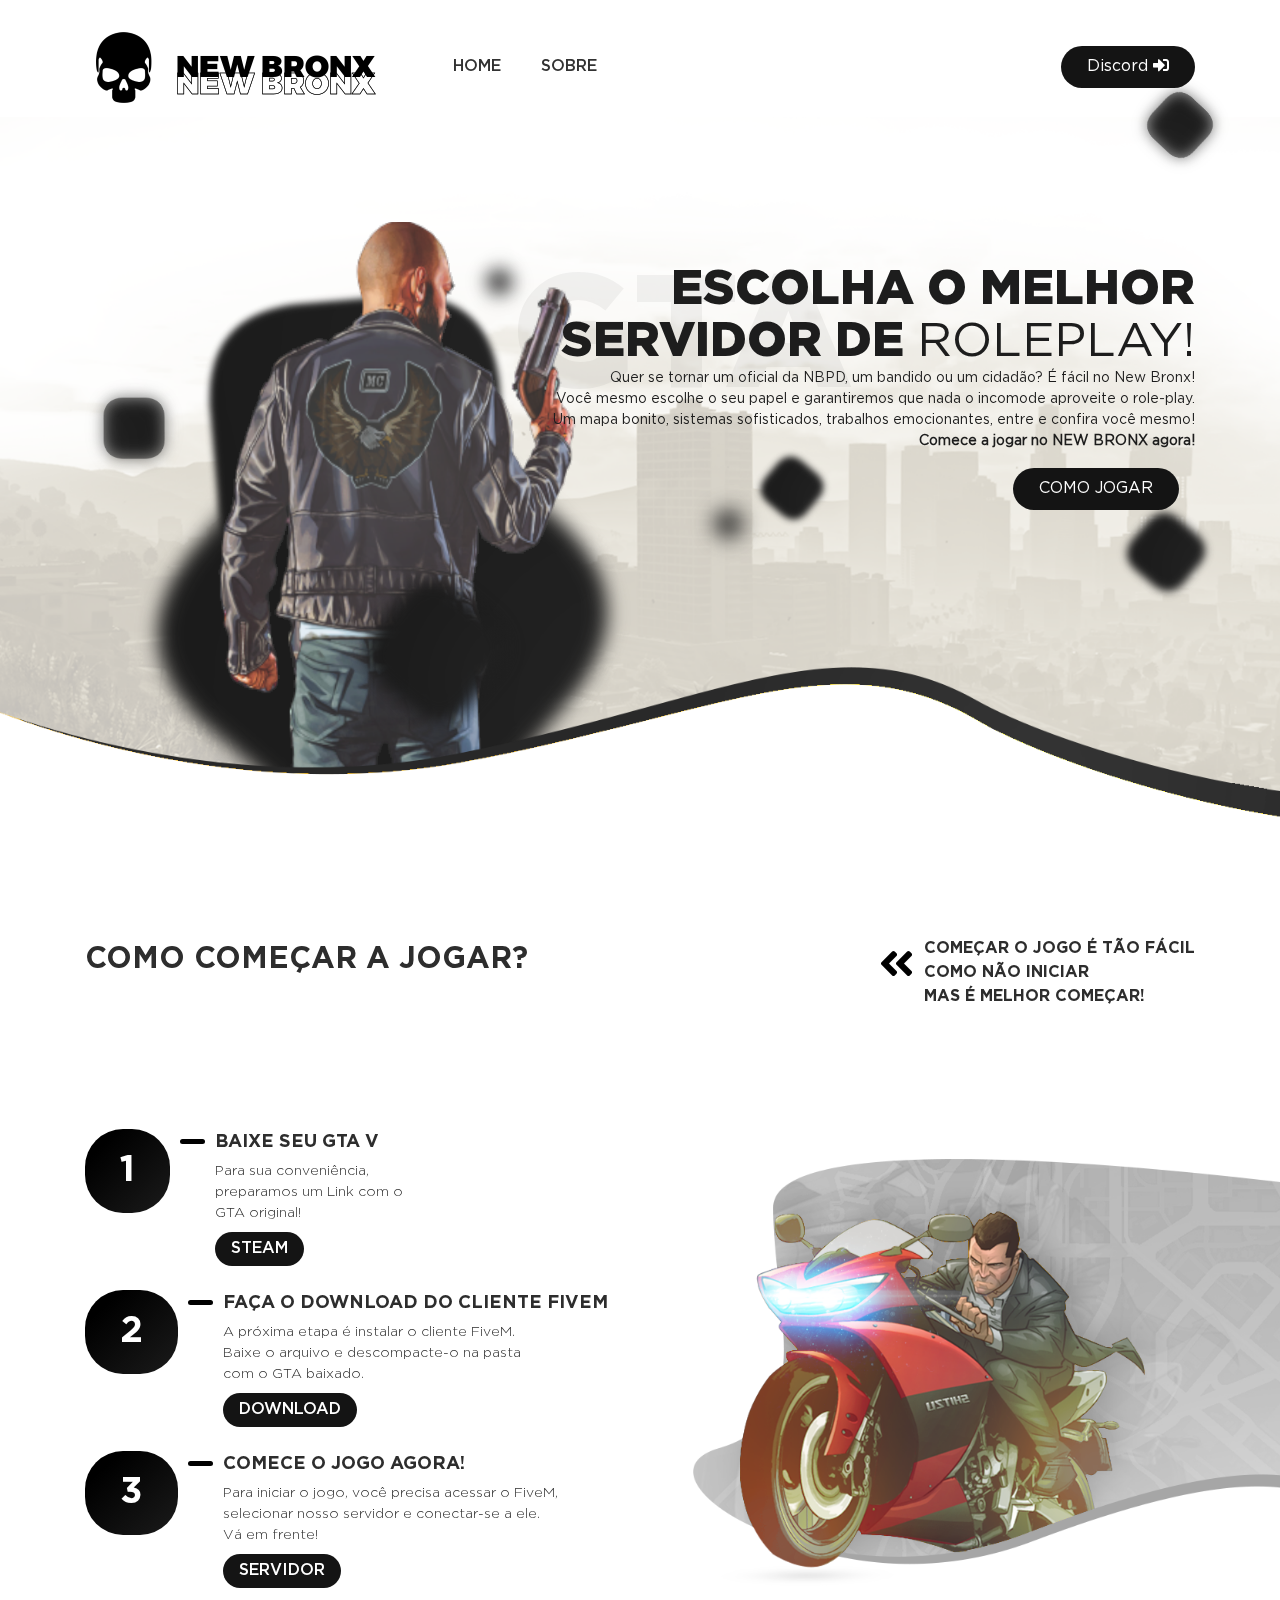
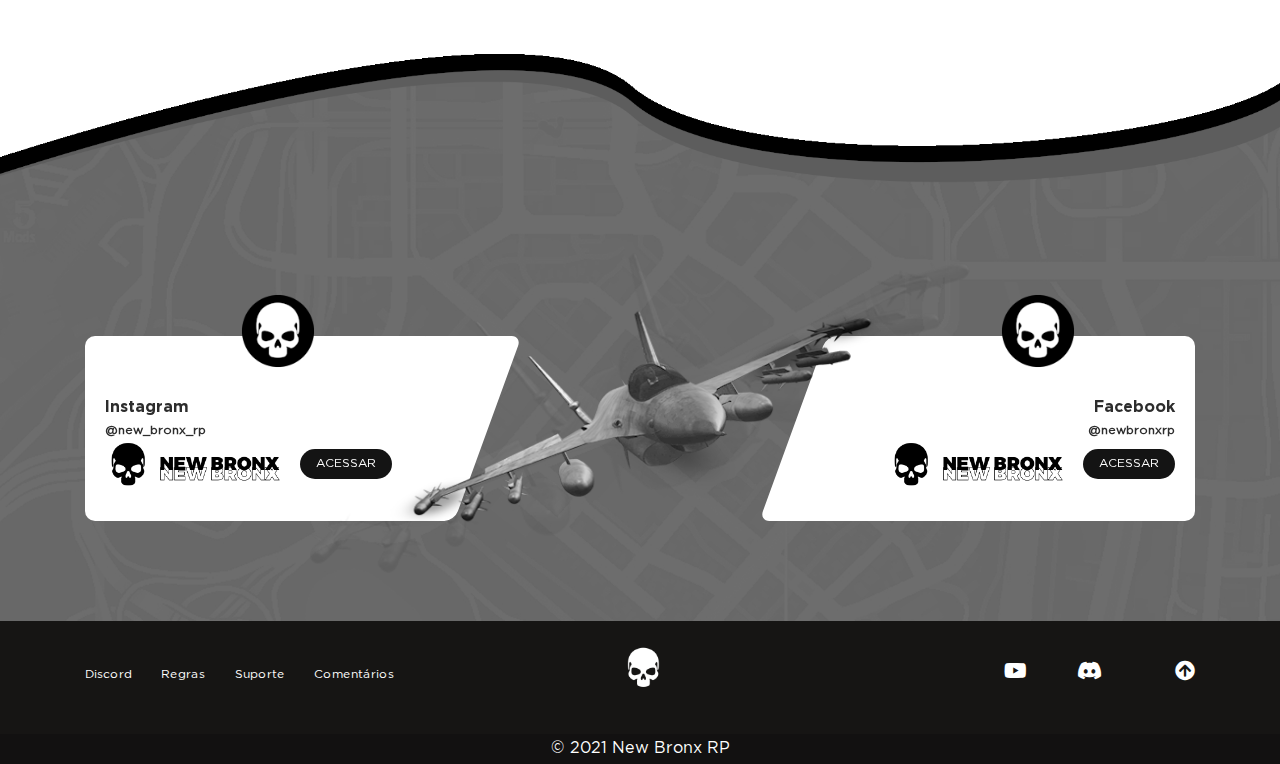
<file: index.html>
﻿
<!doctype html>
<html>
<head>
    <meta http-equiv="content-type" content="text/html; charset=utf-8">
    <meta name="viewport" content="width=device-width, initial-scale=1.0">
    <meta name="verification" content="75e3062c53cbcb232100c8eb2ed121">	<title>New Bronx - Website</title>
	<link href="templates\production\favicon.ico" rel="shortcut icon" type="image/vnd.microsoft.icon">
	<link href="templates\production\css\bootstrap.min.css" rel="stylesheet" as="style" onload="this.rel='stylesheet'">
	<link href="templates\production\css\fonts.css" rel="stylesheet" as="style" onload="this.rel='stylesheet'">
	<link href="templates\production\css\animate.css" rel="stylesheet" as="style" onload="this.rel='stylesheet'">
	<link href="templates\production\css\jquery.fancybox.min.css" rel="stylesheet" as="style" onload="this.rel='stylesheet'">
	<link href="templates\production\css\main.css?r=3" rel="stylesheet" as="style" onload="this.rel='stylesheet'">
	<link href="https://use.fontawesome.com/releases/v5.7.2/css/all.css" rel="stylesheet" as="style" onload="this.rel='stylesheet'">
	<script src="templates\production\js\jquery-3.3.1.min.js" type="text/javascript"></script>
	<script src="templates\production\js\popper.min.js" type="text/javascript" async=""></script>
	<script src="templates\production\js\bootstrap.min.js" type="text/javascript" async=""></script>
	<script src="templates\production\js\paroller.min.js" type="text/javascript" async=""></script>
	<script src="templates\production\js\jquery.fancybox.min.js" type="text/javascript" async=""></script>
	<script src="templates\production\js\main.js" type="text/javascript" async=""></script>
    <script async="" src="https://www.googletagmanager.com/gtag/js?id=UA-58652497-3"></script>
    <script>
        window.dataLayer = window.dataLayer || [];
        function gtag(){dataLayer.push(arguments);}
        gtag('js', new Date());
        gtag('config', 'UA-58652497-3');
    </script>
    <script type="text/javascript">
        (function(m,e,t,r,i,k,a){m[i]=m[i]||function(){(m[i].a=m[i].a||[]).push(arguments)};
        m[i].l=1*new Date();k=e.createElement(t),a=e.getElementsByTagName(t)[0],k.async=1,k.src=r,a.parentNode.insertBefore(k,a)})
        (window, document, "script", "https://mc.yandex.ru/metrika/tag.js", "ym");

        ym(52975645, "init", {
                clickmap:true,
                trackLinks:true,
                accurateTrackBounce:true,
                webvisor:true
        });
    </script>
    <meta http-equiv="X-UA-Compatible" content="IE=Edge">

</head>
<body>
 
<a id="upToTopButton" title="Вверх"><i id="upToTopArrow" class="fas fa-arrow-up"></i></a>
<nav class="navbar navbar-static-top navbar-expand-lg mt-md-3">
        <div class="container">
            <a class="navbar-brand" href="index.html">
                <img src="templates\production\images\logo.png">
            </a>
            <button class="navbar-toggler" type="button" data-toggle="collapse" data-target="#navbarMenu" aria-controls="navbarMenu" aria-expanded="false" aria-label="Toggle navigation"></button>
            <div class="collapse navbar-collapse" id="navbarMenu">
                <ul class="navbar-nav mr-auto">
                    <li class="nav-item header-item"><a class="header-link" href="index.html">HOME</a></li>
                   
                    <li class="nav-item header-item"><a class="header-link" href="about.html">SOBRE</a></li>
                  
                                    </ul>
                                    <div class="ml-auto">
                        <a class="btn btn_orange" href="https://discord.gg/kjretXFcgb">Discord <i class="fas fa-sign-in-alt"></i></a> 
            </div>
        </div>
    </nav>
    
    <!-- Content -->

                <div class="index-bg-container">
                <div class="index__header__bg">
                    <div class="d-none d-lg-block index__header__slide__bg">
                    <div class="d-none d-lg-block index__header__slide__image"><img class="animated wow pulse" src="templates\production\images\index_img.png"></div>
                    <div data-paroller-factor="-0.25" class="index__fly fly__full fly__1"></div>
                    <div class="index__fly fly__blurmini fly__2"></div>
                </div>
                <div data-paroller-factor="-0.3" class="index__fly fly__full__tr fly__3"></div>
                <div data-paroller-factor="-0.17" class="index__fly fly__blurmini fly__4"></div>
                <div data-paroller-factor="-0.2" class="index__fly fly__blur fly__5"></div>
                <div data-paroller-factor="0.2" class="index__fly fly__blur fly__6"></div>
                <div data-paroller-factor="0.2" class="index__fly fly__blur fly__7"></div>
            </div>
            <div class="container index__header__container">
                <div class="text-right">
                    <div class="text-upper index__header_title mt-5">Escolha o melhor</div>
                    <div class="text-upper index__header_title_text"><span class="index__header_title">Servidor  de </span> ROLEPLAY!</div>
                    <div class="index__heder__desc">Quer se tornar um oficial da NBPD, um bandido ou um cidadão? É fácil no New Bronx!</div>
                    <div class="index__heder__desc">Você mesmo escolhe o seu papel e garantiremos que nada o incomode aproveite o role-play.<br> Um mapa bonito, sistemas sofisticados, trabalhos emocionantes, entre e confira você mesmo!</div>
                    <div class="index__heder__desc"><b>Comece a jogar no NEW BRONX agora!</b></div>
                    <div class="mt-3">
                        <a class="btn btn_orange text-upper scroll_to mr-0 mr-sm-3" href="#startPlayBlock">Como Jogar</a>
                    </div>
                </div>
            </div>
            </div>
           
        
    <div class="item-page" itemscope="" itemtype="https://schema.org/Article">
	<meta itemprop="inLanguage" content="pt-BR">
	
		
						
		
	
	
		
									<div itemprop="articleBody">
		<div class="index__hsp__text__container">
<div class="container">
<div class="row">
<div class="col-12 d-flex">
<div class="index__hsp__title__container">
<div class="index__hsp__title__text">Como começar a jogar?</div>
<div class="index__hsp__title__shadow d-none d-sm-inline-block"></div>
</div>
<div class="ml-auto index__hsp__desc d-flex">
<div class="index__hsp__ico"><i class="fas fa-angle-double-left"></i></div>
<div>
<div>Começar o jogo é tão fácil</div>
<div>Como não iniciar</div>
<div>Mas é melhor começar!</div>
</div>
</div>
</div>
</div>
</div>
</div>
<div id="startPlayBlock" class="index__hsp__container mb-5">
<div class="animated wow bounceInRight index__hsp__img"> </div>
<div class="container">
<div class="row">
<div class="col-12">
<div class="index__hsp__block__container">
<div class="index__hsp__block__number"><span class="__span">1</span></div>
<div class="index__hsp__block__line"> </div>
<div class="index__hsp__block__desc__container">
<div class="index__hsp__block__desc__title">Baixe seu GTA V</div>
<div class="index__hsp__block__desc__text">Para sua conveniência, preparamos um Link com o GTA original!</div>
<div class="btn_block mt-2"><a class="btn btn_slim btn_orange btn_text_medium"    href="https://store.steampowered.com/app/271590/Grand_Theft_Auto_V/?l=ingles" target="_blank" rel="noopener noreferrer">Steam</a></div>
</div>
</div>
</div>
<div class="col-12 mt-4">
<div class="index__hsp__block__container">
<div class="index__hsp__block__number"><span class="__span">2</span></div>
<div class="index__hsp__block__line"> </div>
<div class="index__hsp__block__desc__container">
<div class="index__hsp__block__desc__title">Faça o download do cliente FiveM</div>
<div class="index__hsp__block__desc__text">A próxima etapa é instalar o cliente FiveM. Baixe o arquivo e descompacte-o na pasta com o GTA baixado.</div>
<div class="btn_block mt-2"><a class="btn btn_slim btn_orange btn_text_medium" href="https://fivem.net/"  target="_blank"  >Download</a></div>
</div>
</div>
</div>
<div class="col-12 mt-4">
<div class="index__hsp__block__container">
<div class="index__hsp__block__number"><span class="__span">3</span></div>
<div class="index__hsp__block__line"> </div>
<div class="index__hsp__block__desc__container">
<div class="index__hsp__block__desc__title">Comece o jogo agora!</div>
<div class="index__hsp__block__desc__text">Para iniciar o jogo, você precisa acessar o FiveM, selecionar nosso servidor e conectar-se a ele. Vá em frente!</div>
<div class="btn_block mt-2"><a class="btn btn_slim btn_orange btn_text_medium" href="#" data-toggle="modal" data-target="#serverListModal">Servidor</a> 
</div>
</div>
</div>
</div>
</div>
</div>	</div>

	
							</div>


                <div class="modal fade" id="serverListModal">
                <div class="modal-dialog modal-lg">
                    <div class="modal-content modal-serverlist">
                        <div class="modal-body">
                            <div class="serverlist__container">
                                <div class="serverlist__item">
                                    <div class="serverlist__shadownumber"></div>
                                        <div class="serverlist__item__wrapper">
                                            <div class="serverlist__server__header">Servidor</div>
                                            <div class="serverlist__server__data">Endereço IP:</div>
                                            <div class="serverlist__server__value">connect cfx.re/join/kgpdj7</div>
                                            </div>
                                        </div>
                                    </div>
                                </div>
                            </div>
                        </div>
                    </div>
                </div>
            
        
    <!-- End content.-->

    <!-- Social. -->

    <div class="social__container">
        <div class="container">
            <div class="social__content">
                <div class="row social__row">
                    <div class="col-12 col-sm-6 col-md-5 col-lg-4">
                        <div class="social__block border_top-bottom-right">
                            <div class="social__header">
                                <img class="social__header__image" src="templates\production\images\social_header.png">
                            </div>
                            <div class="social__block__content">
                                <div class="text-left social__text_header">Instagram</div>
                                <div class="text-left social__text_desc">@new_bronx_rp</div>
                                <div class="social__footer__block">
                                    <div class="social__people"></div>
                                    <a href="https://www.instagram.com/new_bronx_rp/" target="_blank" class="btn btn_social btn_orange text-upper">ACESSAR</a>
                                </div>
                            </div>
                        </div>
                    </div>
                    <div class="col-12 col-sm-6 offset-md-2 col-md-5 offset-lg-4 col-lg-4">
                        <div class="social__block border_bottom-top-left">
                            <div class="social__header">
                                <img class="social__header__image" src="templates\production\images\social_header.png">
                            </div>
                            <div class="social__block__content">
                                <div class="text-right social__text_header">Facebook</div>
                                <div class="text-right social__text_desc">@newbronxrp</div>
                                <div class="social__footer__block right">
                                    <div class="social__people"></div>
                                    <a href="https://www.facebook.com/newbronxrp/" target="_blank" class="btn btn_social btn_orange text-upper">ACESSAR</a>
                                </div>
                            </div>
                        </div>
                    </div>
                </div>
            </div>
        </div>
    </div>

    <!-- End social. -->

    <!-- Footer. -->

    <footer>
        <div class="footer__container container">
            <div class="row align-items-center">
                <div class="col-12 col-md-4 text-center text-md-left">
                    <a href="https://discord.gg/kjretXFcgb" target="_blank"  class="footer-link">Discord</a>
                    <a href="https://discord.gg/kjretXFcgb" target="_blank" class="footer-link">Regras</a>
                    <a href="https://discord.gg/kjretXFcgb" target="_blank" class="footer-link">Suporte</a>
                    <a href="https://discord.gg/kjretXFcgb" target="_blank" class="footer-link">Comentários</a>
                </div>
                <div class="col-12 mt-2 mt-md-0 mb-2 mb-mt-0 col-md-4 d-flex justify-content-center">
                    <img class="footer__logo" src="templates\production\images\footer_logo.png">
                </div>
                <div class="col-12 col-md-4 text-center text-md-right">
               
                    <a href="https://www.youtube.com/c/NineLitz/videos" target="_blank" class="footer-link footer-link-ico"><i class="fab fa-youtube"></i></a>
                    <a href="https://discord.gg/kjretXFcgb" target="_blank" class="footer-link footer-link-ico"><i class="fab fa-discord"></i></a>
                    <a class="footer-link footer-link-ico ml-4 up_button"><i class="up_button_ico fas fa-arrow-circle-up"></i></a>
                </div>
                <div class="col-12 text-center">
                    <ul class="footer-muted-link-block">
                    
                    </ul>
                </div>
            </div>
        </div>
        <div class="footer__copyright__container">© 2021 New Bronx RP</div>
    </footer>

  
</body>
</html>
</file>
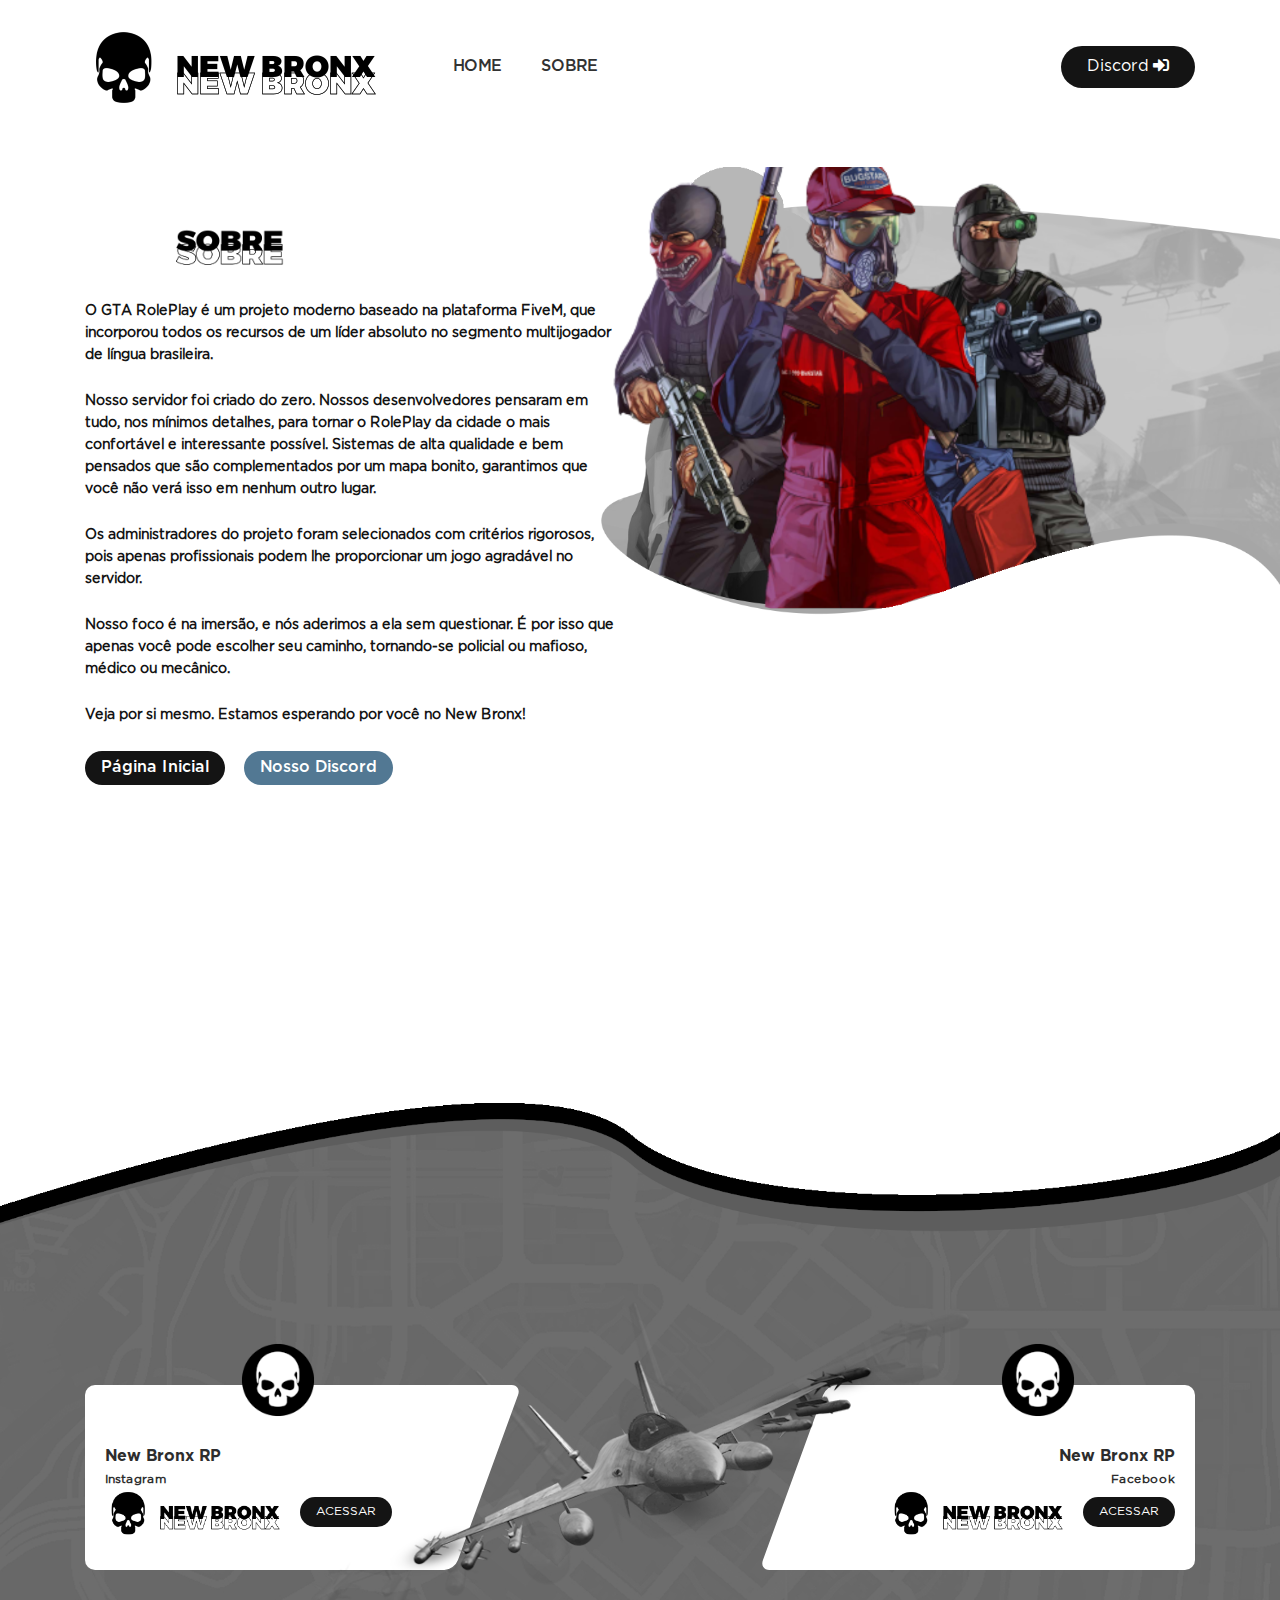
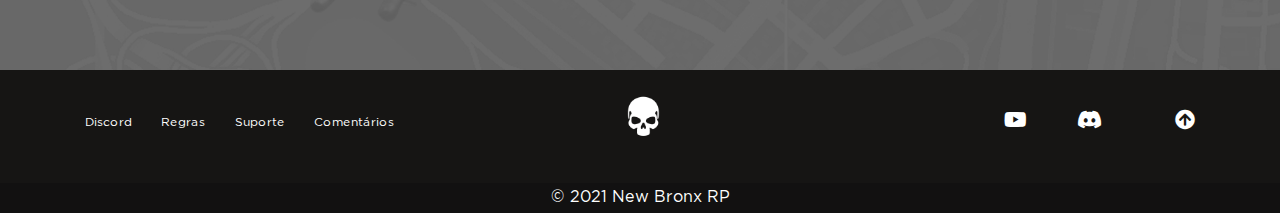
<file: about.html>
﻿
<!doctype html>
<html>
<head>
    <meta http-equiv="content-type" content="text/html; charset=utf-8">
    <meta name="viewport" content="width=device-width, initial-scale=1.0">
    	<title>New Bronx - Website</title>
	<link href="templates\production\favicon.ico" rel="shortcut icon" type="image/vnd.microsoft.icon">
	<link href="templates\production\css\bootstrap.min.css" rel="stylesheet" as="style" onload="this.rel='stylesheet'">
	<link href="templates\production\css\fonts.css" rel="stylesheet" as="style" onload="this.rel='stylesheet'">
	<link href="templates\production\css\animate.css" rel="stylesheet" as="style" onload="this.rel='stylesheet'">
	<link href="templates\production\css\jquery.fancybox.min.css" rel="stylesheet" as="style" onload="this.rel='stylesheet'">
	<link href="templates\production\css\main.css?r=3" rel="stylesheet" as="style" onload="this.rel='stylesheet'">
	<link href="https://use.fontawesome.com/releases/v5.7.2/css/all.css" rel="stylesheet" as="style" onload="this.rel='stylesheet'">
	<script src="templates\production\js\jquery-3.3.1.min.js" type="text/javascript"></script>
	<script src="templates\production\js\popper.min.js" type="text/javascript" async=""></script>
	<script src="templates\production\js\bootstrap.min.js" type="text/javascript" async=""></script>
	<script src="templates\production\js\paroller.min.js" type="text/javascript" async=""></script>
	<script src="templates\production\js\jquery.fancybox.min.js" type="text/javascript" async=""></script>
	<script src="templates\production\js\main.js" type="text/javascript" async=""></script>
    <script async="" src="https://www.googletagmanager.com/gtag/js?id=UA-58652497-3"></script>
    <script>
        window.dataLayer = window.dataLayer || [];
        function gtag(){dataLayer.push(arguments);}
        gtag('js', new Date());
        gtag('config', 'UA-58652497-3');
    </script>
    <script type="text/javascript">
        (function(m,e,t,r,i,k,a){m[i]=m[i]||function(){(m[i].a=m[i].a||[]).push(arguments)};
        m[i].l=1*new Date();k=e.createElement(t),a=e.getElementsByTagName(t)[0],k.async=1,k.src=r,a.parentNode.insertBefore(k,a)})
        (window, document, "script", "https://mc.yandex.ru/metrika/tag.js", "ym");

        ym(52975645, "init", {
                clickmap:true,
                trackLinks:true,
                accurateTrackBounce:true,
                webvisor:true
        });
    </script>
    <meta http-equiv="X-UA-Compatible" content="IE=Edge">
 
</head>
<body>
<noscript><div><img src="https://mc.yandex.ru/watch/52975645" style="position:absolute; left:-9999px;" alt=""></div></noscript>
<a id="upToTopButton" title="Вверх"><i id="upToTopArrow" class="fas fa-arrow-up"></i></a>
<nav class="navbar navbar-static-top navbar-expand-lg mt-md-3">
        <div class="container">
            <a class="navbar-brand" href="index.html">
                <img src="templates\production\images\logo.png">
            </a>
            <button class="navbar-toggler" type="button" data-toggle="collapse" data-target="#navbarMenu" aria-controls="navbarMenu" aria-expanded="false" aria-label="Toggle navigation"></button>
            <div class="collapse navbar-collapse" id="navbarMenu">
                <ul class="navbar-nav mr-auto">
                    <li class="nav-item header-item"><a class="header-link" href="index.html">HOME</a></li>
                   
                    <li class="nav-item header-item"><a class="header-link" href="about.html">SOBRE</a></li>
         
                                    </ul>
                                    <div class="ml-auto">
                        <a class="btn btn_orange" href="https://discord.gg/kjretXFcgb">Discord <i class="fas fa-sign-in-alt"></i></a> 
            </div>
        </div>
    </nav>
    
 

    
    <div class="item-page" itemscope="" itemtype="https://schema.org/Article">
	<meta itemprop="inLanguage" content="pt-BR">
	
		
						
		
	
	
		
									<div itemprop="articleBody">
		<div class="about__container">
<div class="animated wow bounceInRight about__img"></div>
<div class="container">
<div class="row">
<div class="col-12"><img class="about__logo" src="templates\production\images\sobre2.png"></div>
</div>
<div class="row mt-4">
<div class="col-12 col-sm-8 col-md-6">
<div class="about__text">O GTA RolePlay é um projeto moderno baseado na plataforma FiveM, que incorporou todos os recursos de um líder absoluto no segmento multijogador de língua brasileira.</div>
<div class="about__text mt-4">Nosso servidor foi criado do zero. Nossos desenvolvedores pensaram em tudo, nos mínimos detalhes, para tornar o RolePlay da cidade o mais confortável e interessante possível. Sistemas de alta qualidade e bem pensados que são complementados por um mapa bonito, garantimos que você não verá isso em nenhum outro lugar.</div>
<div class="about__text mt-4">Os administradores do projeto foram selecionados com critérios rigorosos, pois apenas profissionais podem lhe proporcionar um jogo agradável no servidor.</div>
<div class="about__text mt-4">Nosso foco é na imersão, e nós aderimos a ela sem questionar. É por isso que apenas você pode escolher seu caminho, tornando-se policial ou mafioso, médico ou mecânico.</div>
<div class="about__text mt-4">Veja por si mesmo. Estamos esperando por você no New Bronx!</div>
</div>
</div>
<div class="row mt-4">
<div class="col-12">
<div class="btn_block"><a href="index.html" class="btn btn_slim btn_orange btn_about">Página Inicial</a> <a href="https://discord.gg/kjretXFcgb" class="btn btn_slim btn_blue btn_about">Nosso Discord</a></div>
</div>
</div>
</div>
</div>	</div>

	
							</div>


    
 

    <div class="social__container">
        <div class="container">
            <div class="social__content">
                <div class="row social__row">
                    <div class="col-12 col-sm-6 col-md-5 col-lg-4">
                        <div class="social__block border_top-bottom-right">
                            <div class="social__header">
                                <img class="social__header__image" src="templates\production\images\social_header.png">
                            </div>
                            <div class="social__block__content">
                                <div class="text-left social__text_header">New Bronx RP</div>
                                <div class="text-left social__text_desc">Instagram</div>
                                <div class="social__footer__block">
                                    <div class="social__people"></div>
                                    <a href="https://www.instagram.com/new_bronx_rp/" target="_blank" class="btn btn_social btn_orange text-upper">ACESSAR</a>
                                </div>
                            </div>
                        </div>
                    </div>
                    <div class="col-12 col-sm-6 offset-md-2 col-md-5 offset-lg-4 col-lg-4">
                        <div class="social__block border_bottom-top-left">
                            <div class="social__header">
                                <img class="social__header__image" src="templates\production\images\social_header.png">
                            </div>
                            <div class="social__block__content">
                                <div class="text-right social__text_header">New Bronx RP</div>
                                <div class="text-right social__text_desc">Facebook</div>
                                <div class="social__footer__block right">
                                    <div class="social__people"></div>
                                    <a href="https://www.facebook.com/newbronxrp/" target="_blank" class="btn btn_social btn_orange text-upper">ACESSAR</a>
                                </div>
                            </div>
                        </div>
                    </div>
                </div>
            </div>
        </div>
    </div>

 

    <footer>
        <div class="footer__container container">
            <div class="row align-items-center">
                <div class="col-12 col-md-4 text-center text-md-left">
                    <a href="https://discord.gg/kjretXFcgb" target="_blank"  class="footer-link">Discord</a>
                    <a href="https://discord.gg/kjretXFcgb" target="_blank" class="footer-link">Regras</a>
                    <a href="https://discord.gg/kjretXFcgb" target="_blank" class="footer-link">Suporte</a>
                    <a href="https://discord.gg/kjretXFcgb" target="_blank" class="footer-link">Comentários</a>
                </div>
                <div class="col-12 mt-2 mt-md-0 mb-2 mb-mt-0 col-md-4 d-flex justify-content-center">
                    <img class="footer__logo" src="templates\production\images\footer_logo.png">
                </div>
                <div class="col-12 col-md-4 text-center text-md-right">
               
                    <a href="https://www.youtube.com/c/NineLitz/videos" target="_blank" class="footer-link footer-link-ico"><i class="fab fa-youtube"></i></a>
                    <a href="https://discord.gg/kjretXFcgb" target="_blank" class="footer-link footer-link-ico"><i class="fab fa-discord"></i></a>
                    <a class="footer-link footer-link-ico ml-4 up_button"><i class="up_button_ico fas fa-arrow-circle-up"></i></a>
                </div>
                <div class="col-12 text-center">
                    <ul class="footer-muted-link-block">
                    
                    </ul>
                </div>
            </div>
        </div>
        <div class="footer__copyright__container">© 2021 New Bronx RP</div>
    </footer>

    <!-- End Footer. -->
</body>
</html>
</file>
